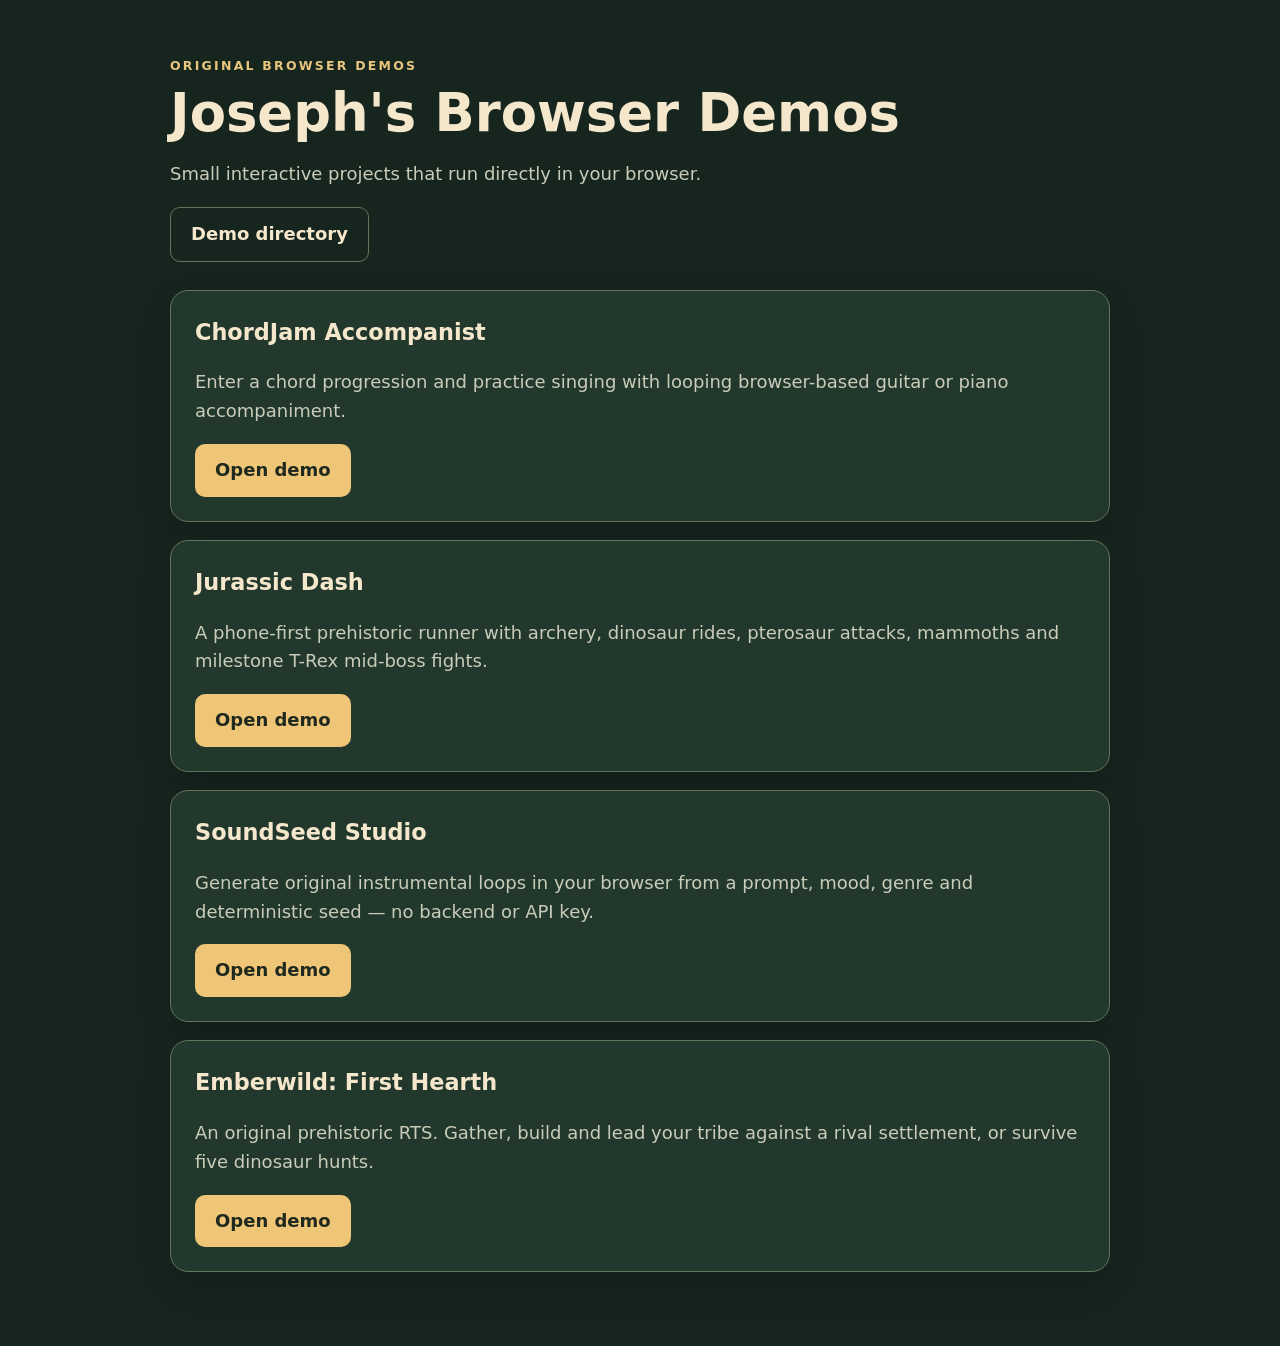
<file: index.html>
<!doctype html>
<html lang="en"><head><meta charset="utf-8"><meta name="viewport" content="width=device-width, initial-scale=1"><meta name="color-scheme" content="dark"><title>Joseph's Browser Demos</title><style>
*{box-sizing:border-box}body{margin:0;background:#17251f;color:#f5e7cc;font:18px/1.6 system-ui,sans-serif}
main{max-width:980px;margin:auto;padding:56px 20px}h1{font-size:clamp(2rem,6vw,3.3rem);line-height:1.1;margin:.15em 0}
p{color:#c9ccb9}ul{list-style:none;padding:0;display:grid;gap:18px}
li{padding:24px;border:1px solid #61755b;border-radius:18px;background:#23382d;box-shadow:0 14px 36px rgba(0,0,0,.18)}
h2{margin:0 0 8px;font-size:1.4rem}a{display:inline-block;padding:12px 20px;border-radius:10px;background:#efc577;color:#20291e;font-weight:700;text-decoration:none}
a:focus-visible{outline:3px solid white;outline-offset:4px}.eyebrow{margin:0;color:#e9c67d;font-size:.78rem;font-weight:800;letter-spacing:.18em}
.nav{display:flex;gap:10px;flex-wrap:wrap;margin:18px 0 28px}.ghost{background:transparent;color:#f5e7cc;border:1px solid #61755b}
</style></head>
<body><main><p class="eyebrow">ORIGINAL BROWSER DEMOS</p><h1>Joseph's Browser Demos</h1><p>Small interactive projects that run directly in your browser.</p><div class="nav"><a class="ghost" href="/demo/">Demo directory</a></div><ul>
  <li>
    <h2>ChordJam Accompanist</h2>
    <p>Enter a chord progression and practice singing with looping browser-based guitar or piano accompaniment.</p>
    <a href="/demo/chord-jam/">Open demo</a>
  </li>
  <li>
    <h2>Jurassic Dash</h2>
    <p>A phone-first prehistoric runner with archery, dinosaur rides, pterosaur attacks, mammoths and milestone T-Rex mid-boss fights.</p>
    <a href="/demo/jurassic-dash/">Open demo</a>
  </li>
  <li>
    <h2>SoundSeed Studio</h2>
    <p>Generate original instrumental loops in your browser from a prompt, mood, genre and deterministic seed — no backend or API key.</p>
    <a href="/demo/music-generator/">Open demo</a>
  </li>
  <li>
    <h2>Emberwild: First Hearth</h2>
    <p>An original prehistoric RTS. Gather, build and lead your tribe against a rival settlement, or survive five dinosaur hunts.</p>
    <a href="/demo/prehistoric-rts/">Open demo</a>
  </li></ul></main></body></html>
</file>
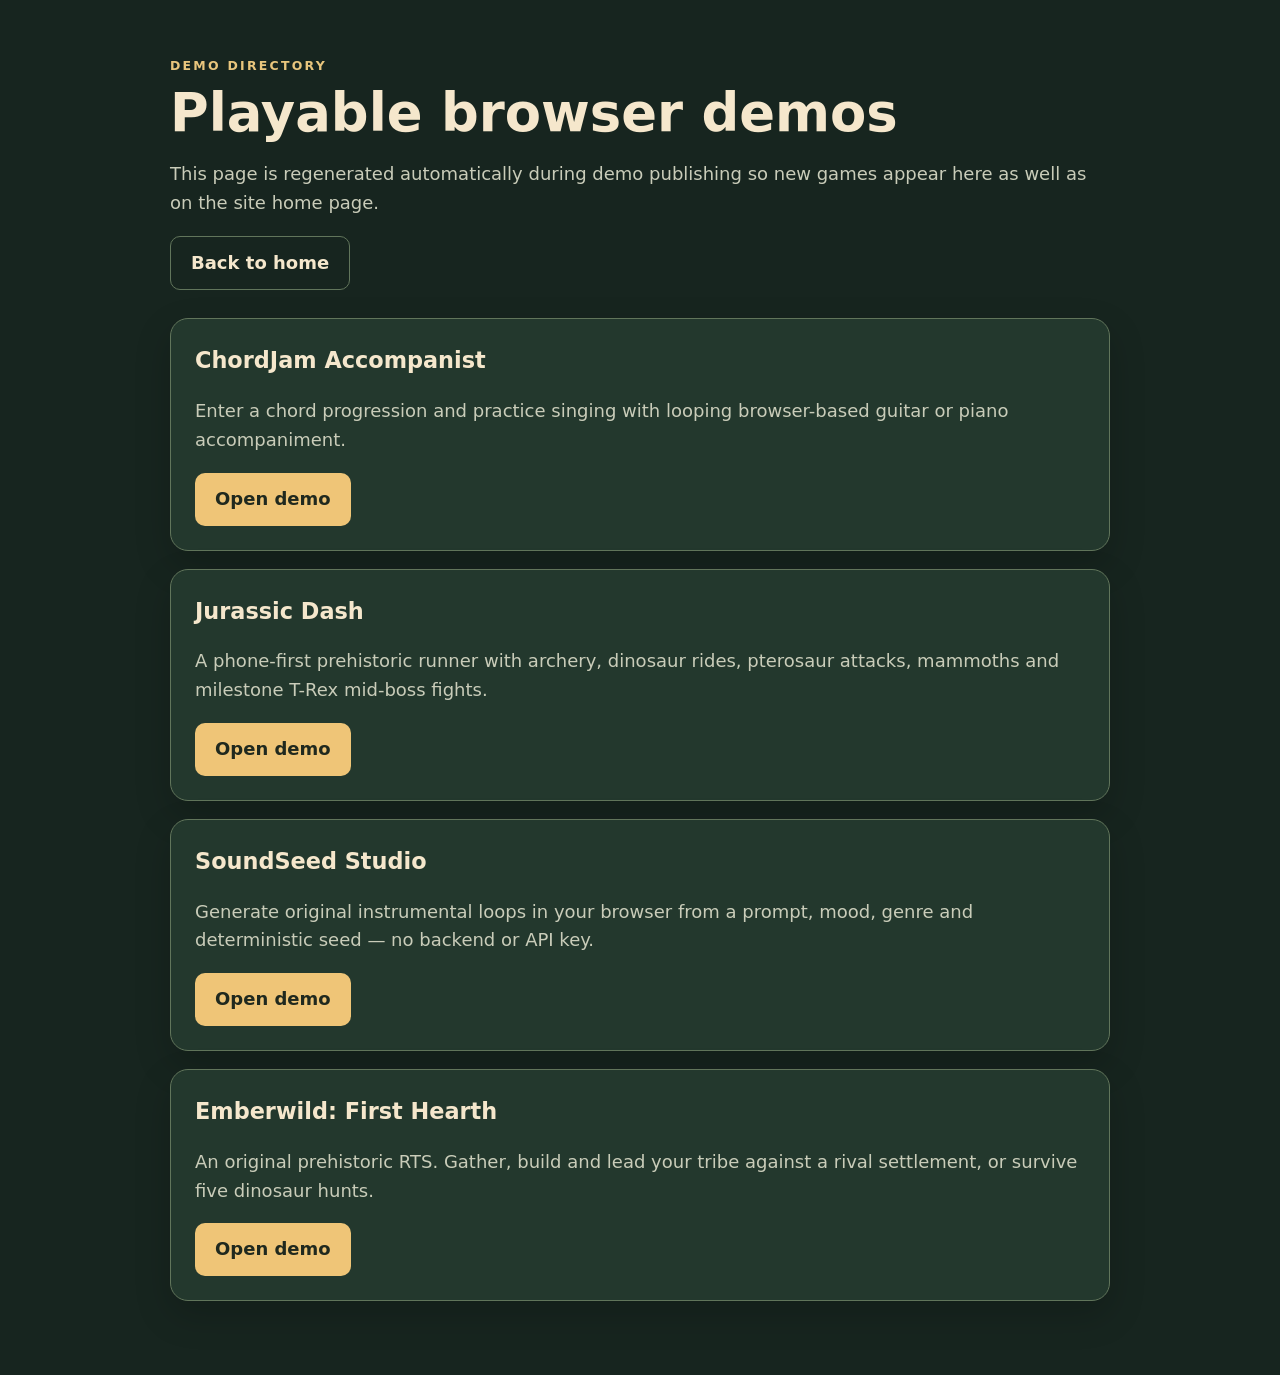
<file: demo/index.html>
<!doctype html>
<html lang="en"><head><meta charset="utf-8"><meta name="viewport" content="width=device-width, initial-scale=1"><meta name="color-scheme" content="dark"><title>Browser demo directory</title><style>
*{box-sizing:border-box}body{margin:0;background:#17251f;color:#f5e7cc;font:18px/1.6 system-ui,sans-serif}
main{max-width:980px;margin:auto;padding:56px 20px}h1{font-size:clamp(2rem,6vw,3.3rem);line-height:1.1;margin:.15em 0}
p{color:#c9ccb9}ul{list-style:none;padding:0;display:grid;gap:18px}
li{padding:24px;border:1px solid #61755b;border-radius:18px;background:#23382d;box-shadow:0 14px 36px rgba(0,0,0,.18)}
h2{margin:0 0 8px;font-size:1.4rem}a{display:inline-block;padding:12px 20px;border-radius:10px;background:#efc577;color:#20291e;font-weight:700;text-decoration:none}
a:focus-visible{outline:3px solid white;outline-offset:4px}.eyebrow{margin:0;color:#e9c67d;font-size:.78rem;font-weight:800;letter-spacing:.18em}
.nav{display:flex;gap:10px;flex-wrap:wrap;margin:18px 0 28px}.ghost{background:transparent;color:#f5e7cc;border:1px solid #61755b}
</style></head>
<body><main><p class="eyebrow">DEMO DIRECTORY</p><h1>Playable browser demos</h1><p>This page is regenerated automatically during demo publishing so new games appear here as well as on the site home page.</p><div class="nav"><a class="ghost" href="/">Back to home</a></div><ul>
  <li>
    <h2>ChordJam Accompanist</h2>
    <p>Enter a chord progression and practice singing with looping browser-based guitar or piano accompaniment.</p>
    <a href="/demo/chord-jam/">Open demo</a>
  </li>
  <li>
    <h2>Jurassic Dash</h2>
    <p>A phone-first prehistoric runner with archery, dinosaur rides, pterosaur attacks, mammoths and milestone T-Rex mid-boss fights.</p>
    <a href="/demo/jurassic-dash/">Open demo</a>
  </li>
  <li>
    <h2>SoundSeed Studio</h2>
    <p>Generate original instrumental loops in your browser from a prompt, mood, genre and deterministic seed — no backend or API key.</p>
    <a href="/demo/music-generator/">Open demo</a>
  </li>
  <li>
    <h2>Emberwild: First Hearth</h2>
    <p>An original prehistoric RTS. Gather, build and lead your tribe against a rival settlement, or survive five dinosaur hunts.</p>
    <a href="/demo/prehistoric-rts/">Open demo</a>
  </li></ul></main></body></html>
</file>
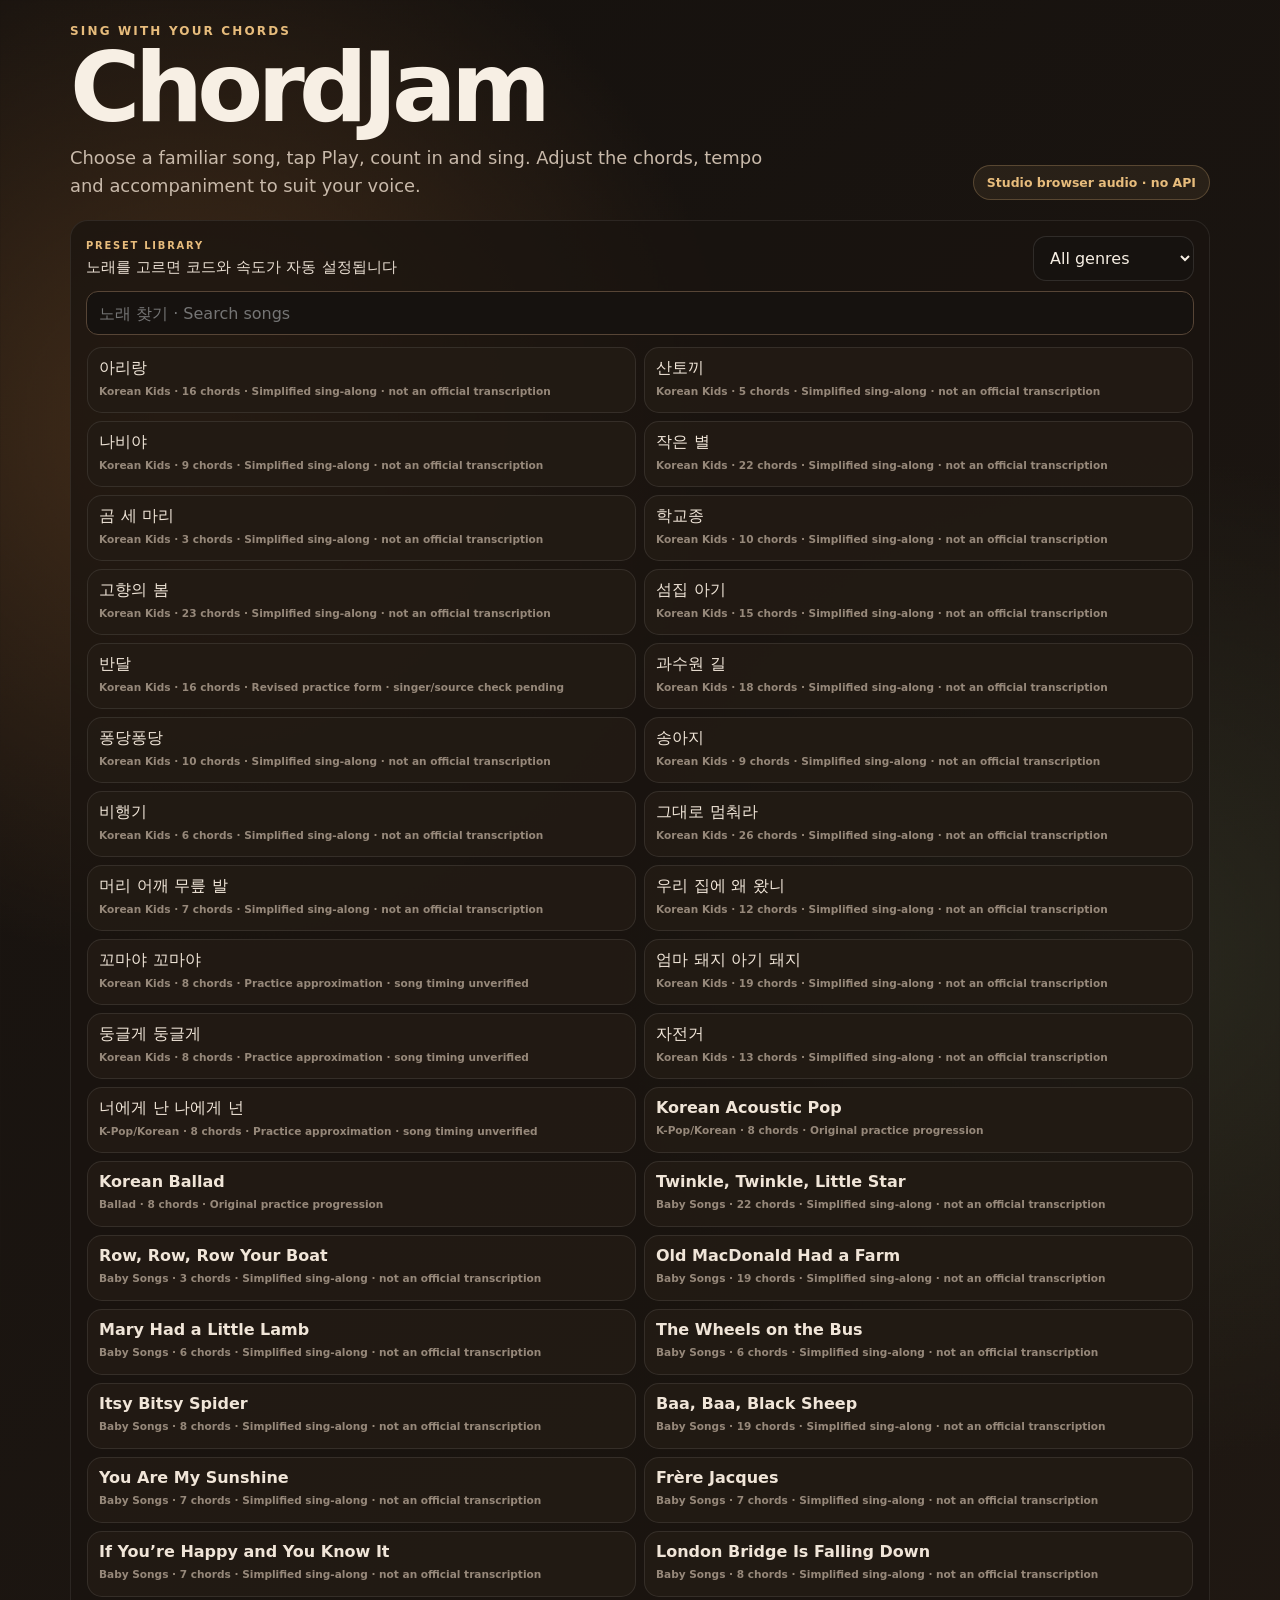
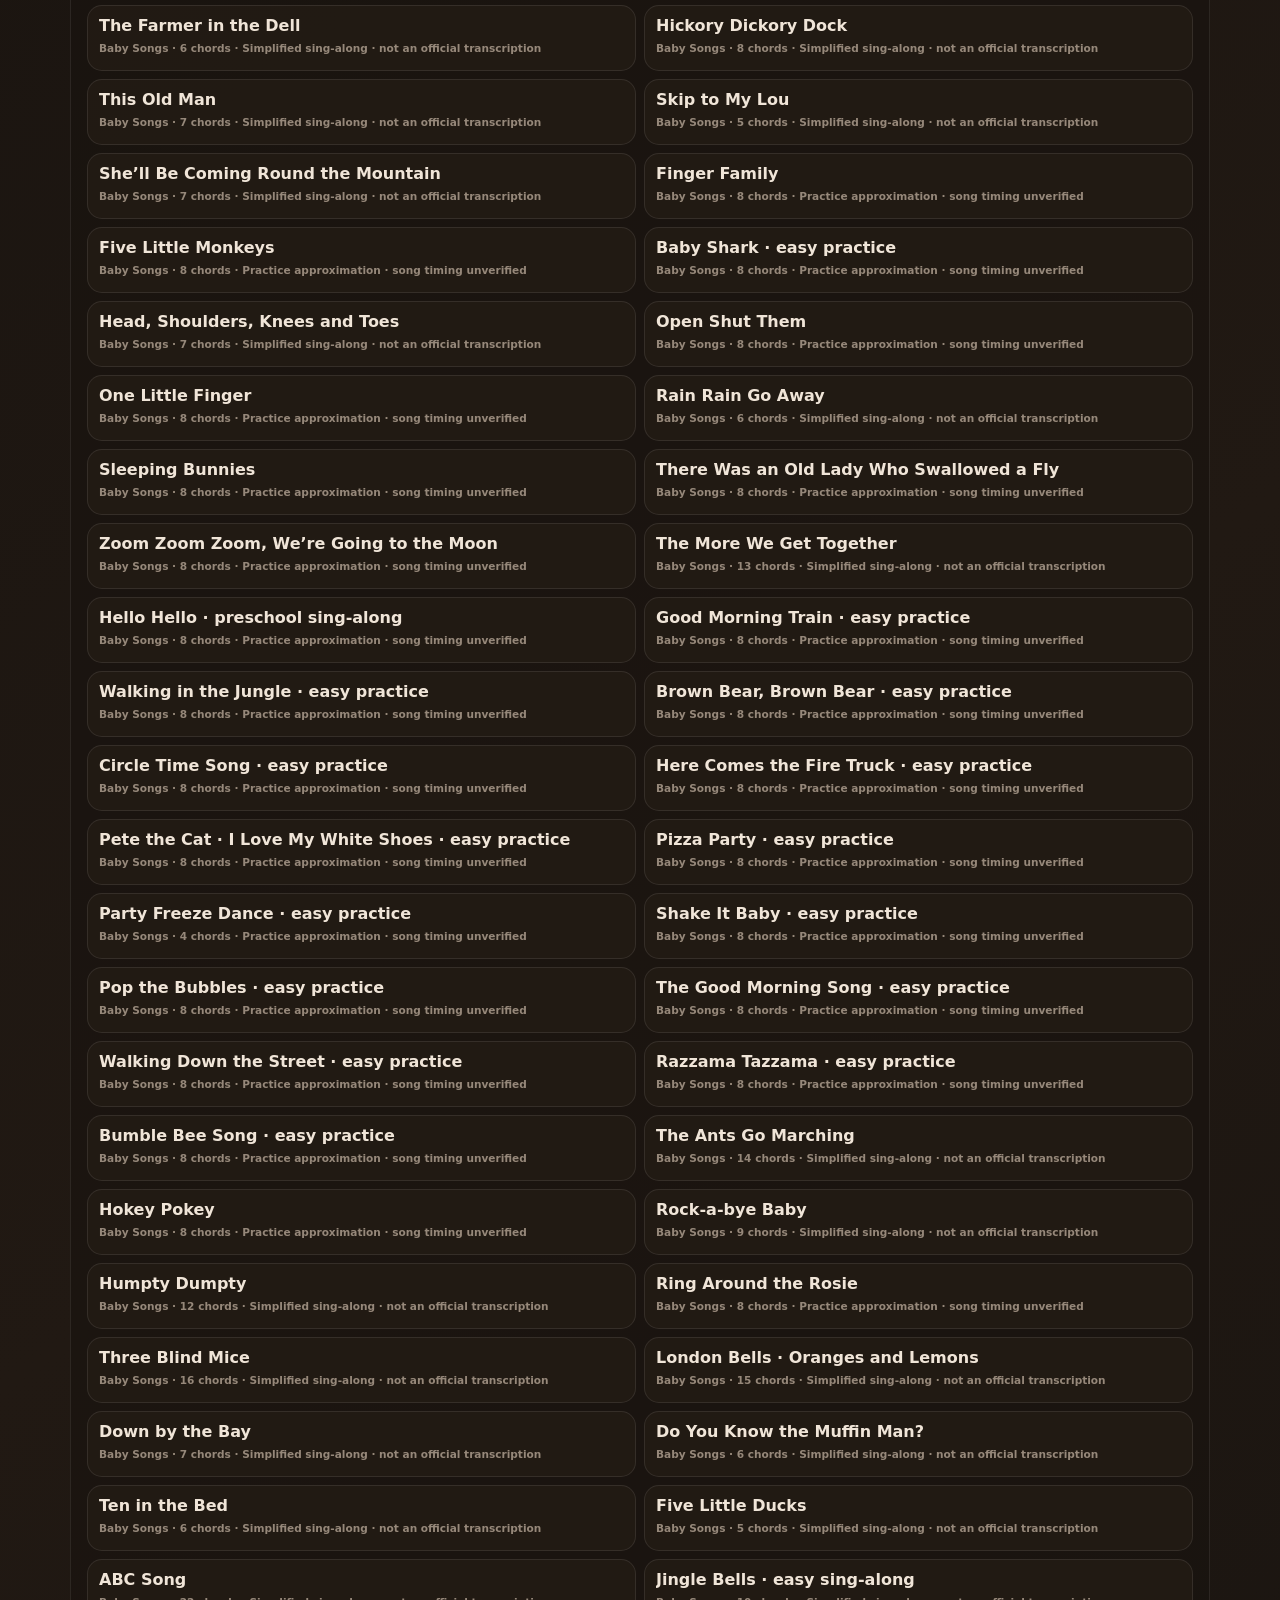
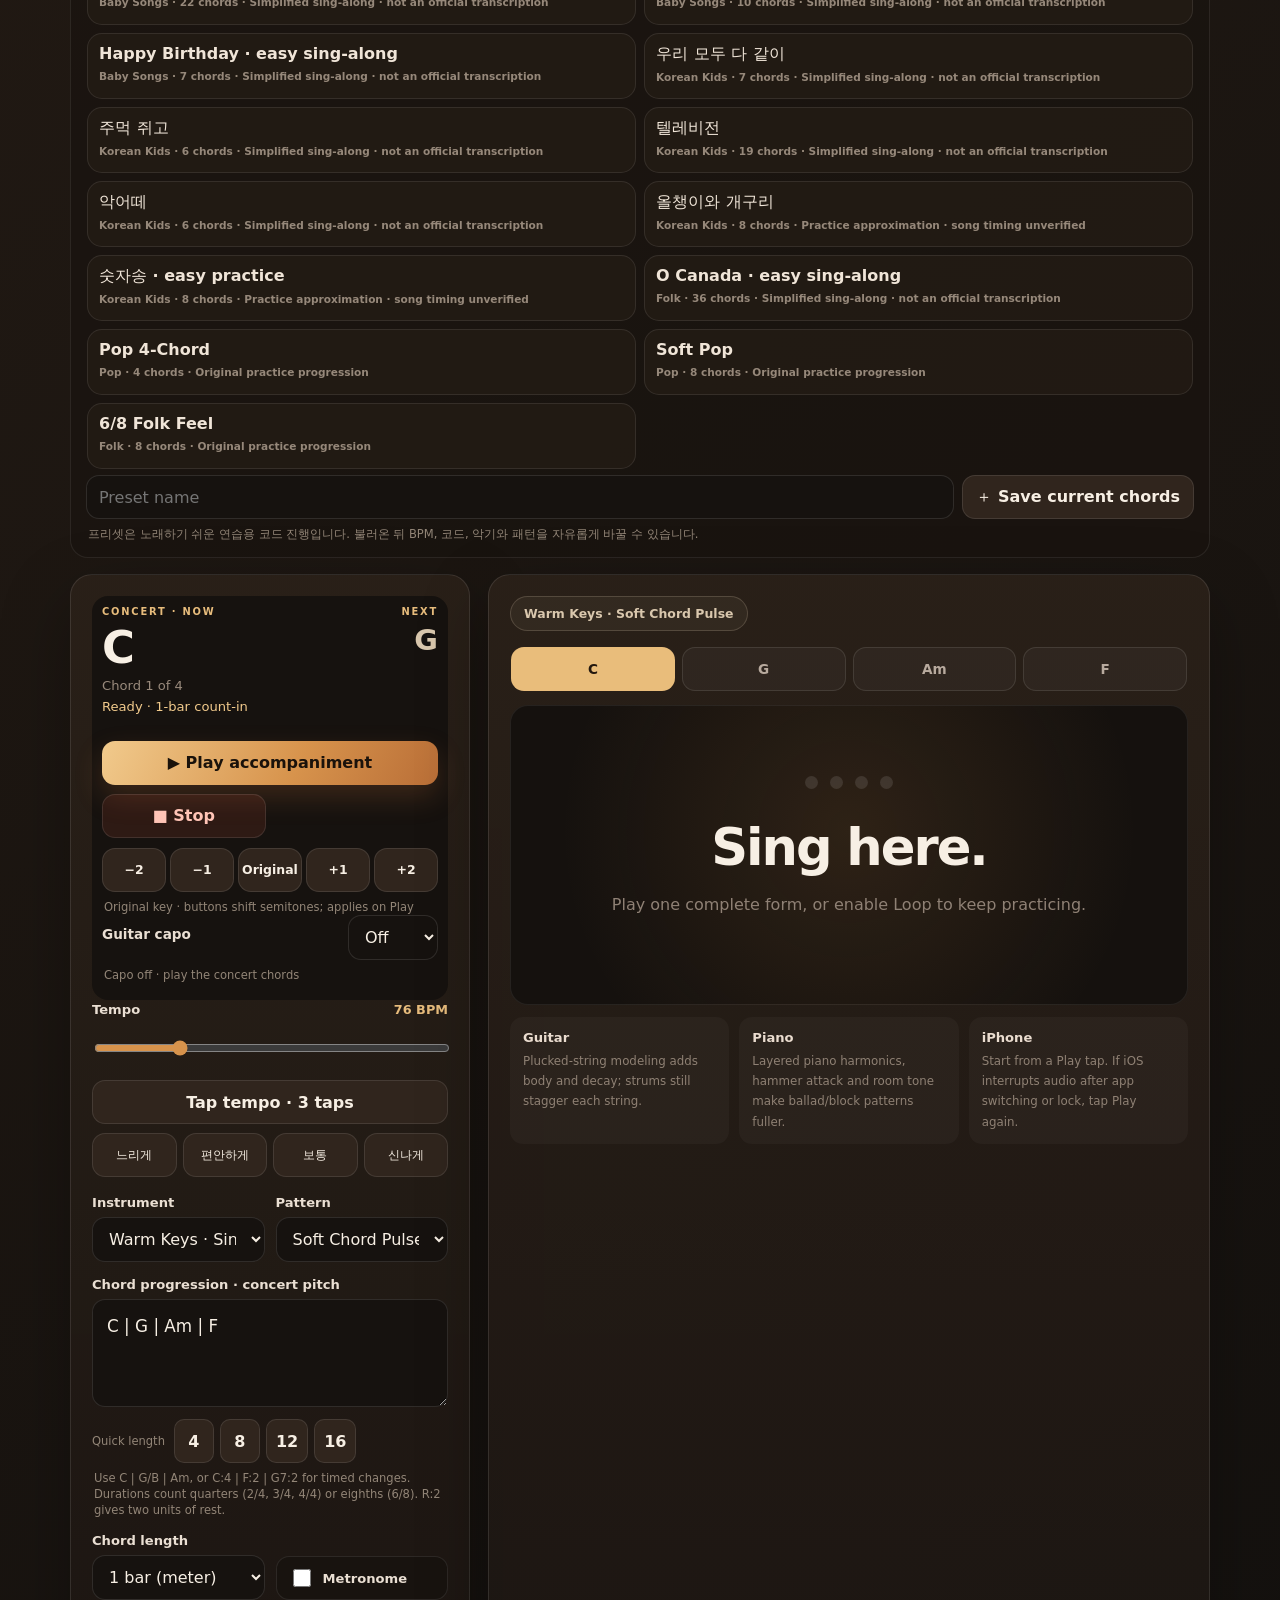
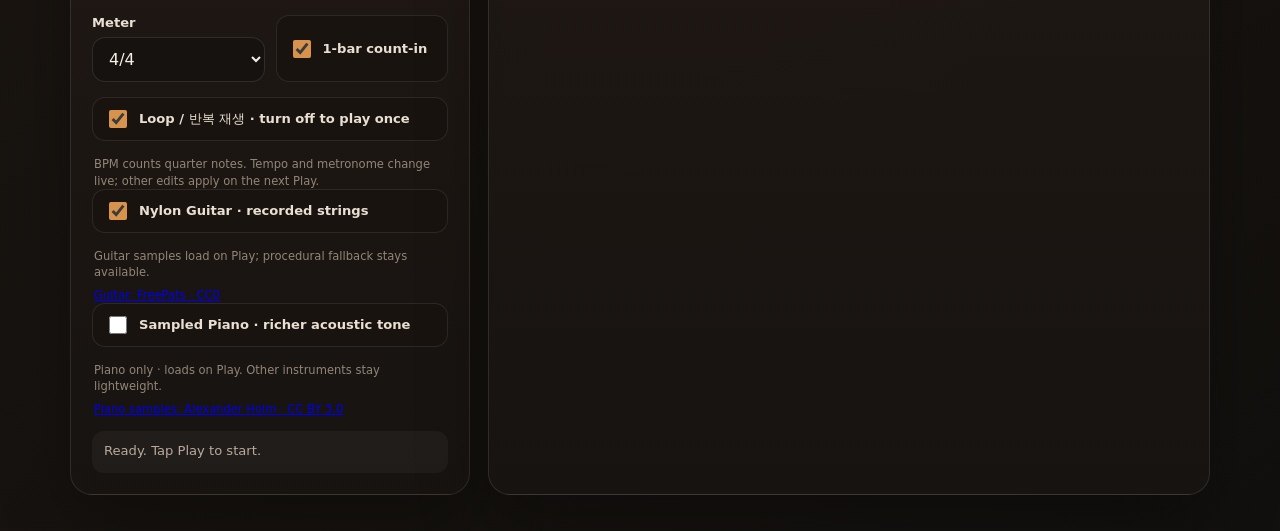
<file: demo/chord-jam/index.html>
<!doctype html>
<html lang="en">
  <head>
    <meta charset="UTF-8" />
    <meta name="viewport" content="width=device-width, initial-scale=1.0, viewport-fit=cover" />
    <meta name="theme-color" content="#17130f" />
    <meta name="description" content="Type a chord progression and instantly practice singing with browser-based guitar or piano accompaniment." />
    <title>ChordJam Accompanist</title>
    <script type="module" crossorigin src="/demo/chord-jam/assets/index-DJJoV05q.js"></script>
    <link rel="stylesheet" crossorigin href="/demo/chord-jam/assets/index-DiJOywnc.css">
  </head>
  <body>
    <div id="app"></div>
  </body>
</html>
</file>
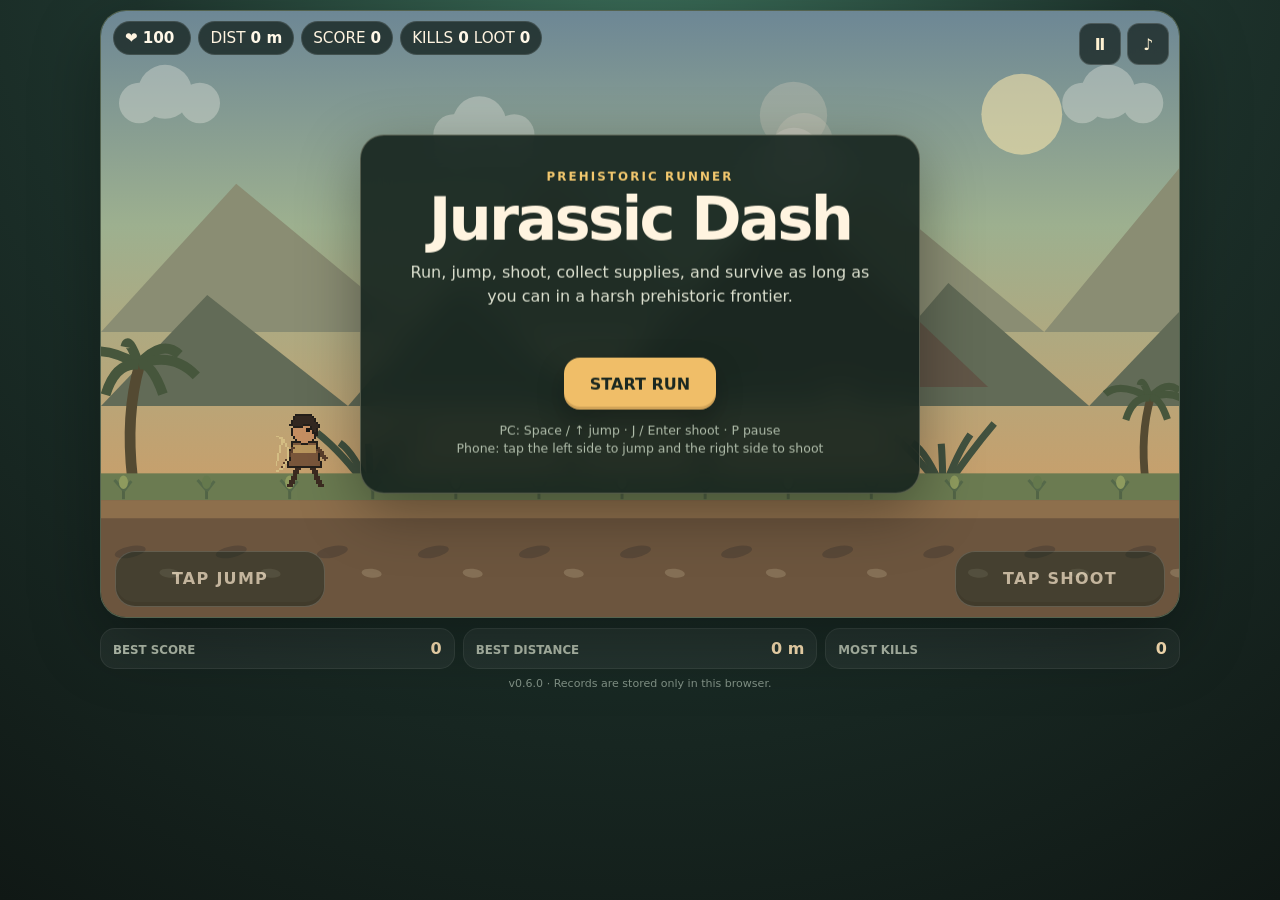
<file: demo/jurassic-dash/index.html>
<!doctype html>
<html lang="ko">
  <head>
    <meta charset="UTF-8" />
    <meta name="viewport" content="width=device-width, initial-scale=1, viewport-fit=cover, user-scalable=no" />
    <meta name="theme-color" content="#172b24" />
    <meta name="apple-mobile-web-app-capable" content="yes" />
    <meta name="apple-mobile-web-app-status-bar-style" content="black-translucent" />
    <title>Jurassic Dash</title>
    <script type="module" crossorigin src="/demo/jurassic-dash/assets/index-BqAhBuU-.js"></script>
    <link rel="stylesheet" crossorigin href="/demo/jurassic-dash/assets/index-o42YtAT8.css">
  </head>
  <body>
    <div id="app"></div>
  </body>
</html>
</file>
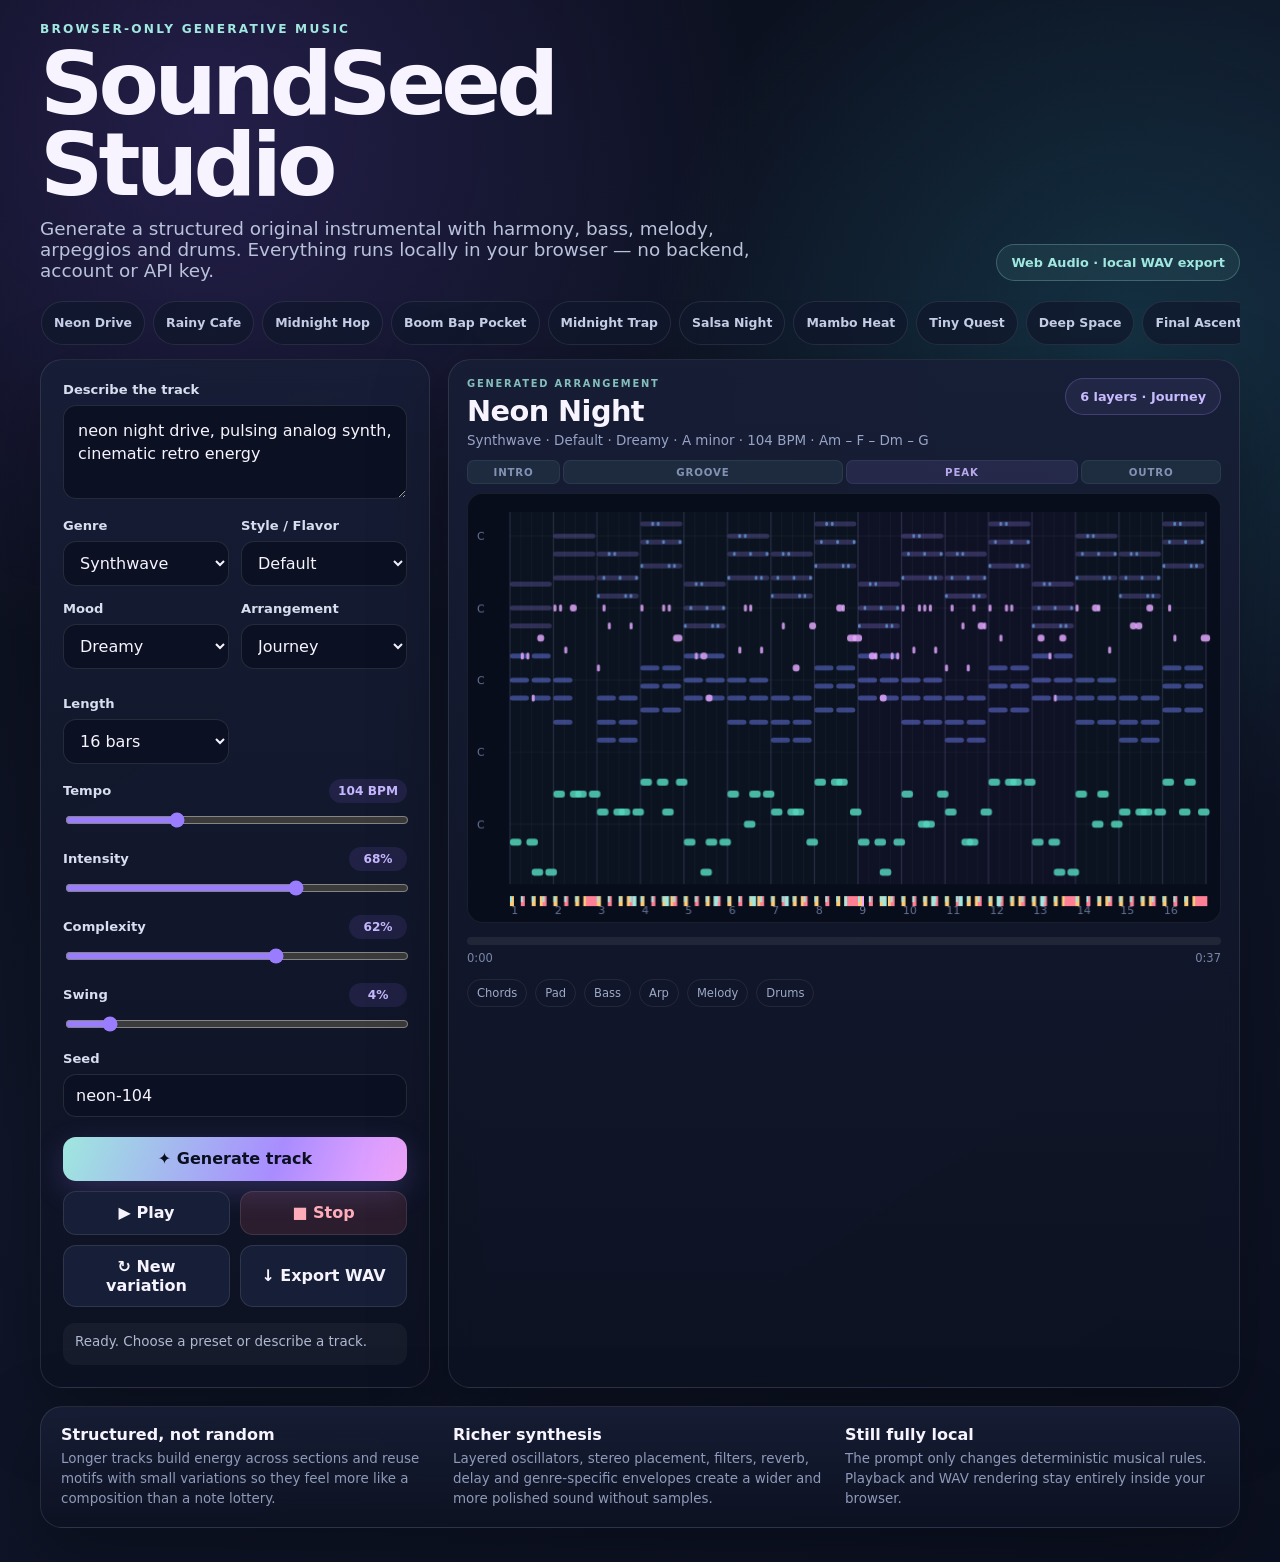
<file: demo/music-generator/index.html>
<!doctype html>
<html lang="en">
  <head>
    <meta charset="UTF-8" />
    <meta name="viewport" content="width=device-width, initial-scale=1.0, viewport-fit=cover" />
    <meta name="theme-color" content="#0d1321" />
    <meta name="description" content="Generate original browser music from a prompt, seed, mood and genre. No backend required." />
    <title>SoundSeed Studio</title>
    <script type="module" crossorigin src="/demo/music-generator/assets/index-ET6N_Djs.js"></script>
    <link rel="stylesheet" crossorigin href="/demo/music-generator/assets/index-kVNFFbTx.css">
  </head>
  <body>
    <div id="app"></div>
  </body>
</html>
</file>
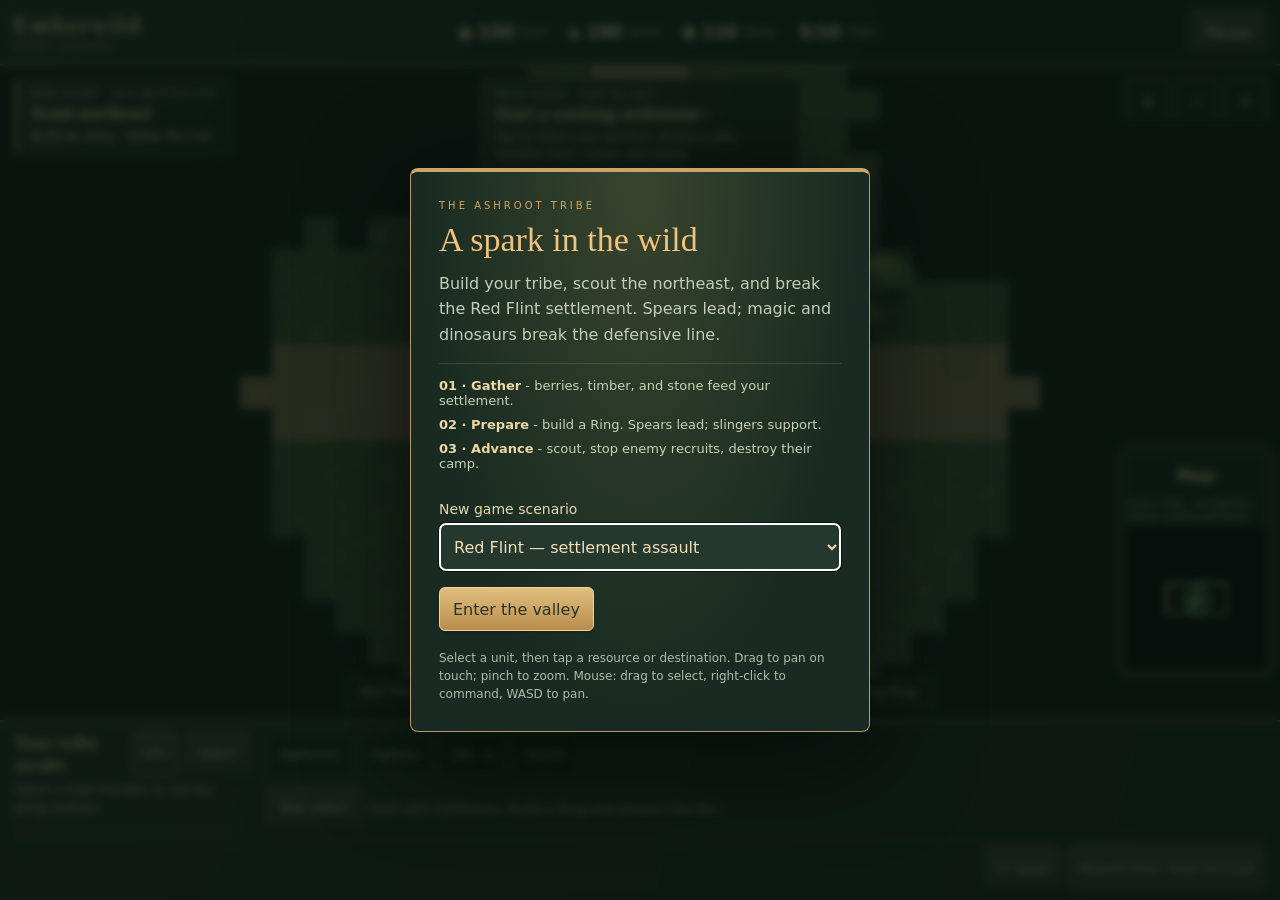
<file: demo/prehistoric-rts/index.html>
<!doctype html>
<html lang="en">
<head><meta charset="UTF-8"><meta name="viewport" content="width=device-width, initial-scale=1, viewport-fit=cover"><meta name="theme-color" content="#152820"><title>Emberwild · First Hearth</title>  <script type="module" crossorigin src="/demo/prehistoric-rts/assets/index-BqxXU2cb.js"></script>
  <link rel="stylesheet" crossorigin href="/demo/prehistoric-rts/assets/index-CCaV9DPo.css">
</head>
<body><div id="app"></div></body>
</html>
</file>
<file: demo/chord-jam/assets/index-DiJOywnc.css>
:root{font-family:Inter,ui-sans-serif,system-ui,-apple-system,BlinkMacSystemFont,Segoe UI,sans-serif;color:#f7efe4;background:#15110e;font-synthesis:none;text-rendering:optimizeLegibility}*{box-sizing:border-box}html{-webkit-text-size-adjust:100%}body{margin:0;min-width:0;min-height:100vh;background:radial-gradient(circle at 15% 8%,rgba(181,114,54,.28),transparent 34rem),radial-gradient(circle at 88% 18%,rgba(104,132,93,.17),transparent 32rem),linear-gradient(145deg,#15110e,#211913 48%,#12100e)}button,input,select,textarea{font:inherit;color:inherit}button{cursor:pointer;touch-action:manipulation;-webkit-tap-highlight-color:transparent}.shell{width:min(1180px,100%);margin:0 auto;padding:max(24px,env(safe-area-inset-top)) 20px max(36px,env(safe-area-inset-bottom))}.hero{display:flex;justify-content:space-between;gap:24px;align-items:flex-end;margin-bottom:20px}.eyebrow{margin:0 0 8px;color:#e7bc7c;font-size:.75rem;font-weight:850;letter-spacing:.18em}.eyebrow.mini{font-size:.62rem;margin-bottom:6px}h1{margin:0;font-size:clamp(2.8rem,8vw,6rem);line-height:.88;letter-spacing:-.06em}.hero-copy{max-width:720px;margin:14px 0 0;color:#c8b9aa;line-height:1.55;font-size:clamp(.98rem,1.7vw,1.12rem)}.badge,.quality-badge{padding:9px 13px;border-radius:999px;border:1px solid rgba(231,188,124,.25);background:#e7bc7c14;color:#e7bc7c;white-space:nowrap;font-size:.78rem;font-weight:800}.preset-strip{display:flex;gap:8px;overflow-x:auto;padding:2px 1px 14px;scrollbar-width:thin}.preset{flex:0 0 auto;min-height:40px;border-radius:999px;padding:8px 12px;background:#231b15e6;border:1px solid rgba(255,255,255,.09);color:#d9c9ba}.preset:hover{border-color:#e7bc7c61}.studio{display:grid;grid-template-columns:minmax(320px,400px) 1fr;gap:18px}.panel{border:1px solid rgba(255,255,255,.1);border-radius:22px;background:linear-gradient(180deg,#2a2019f2,#181411f5);box-shadow:0 26px 70px #00000047}.controls,.visual{padding:21px}.field{margin-bottom:15px}label{display:block;margin-bottom:7px;color:#eadfd3;font-weight:780;font-size:.82rem}textarea,select{width:100%;border:1px solid rgba(255,255,255,.11);border-radius:13px;background:#16120f;outline:none}textarea:focus,select:focus{border-color:#e7bc7cb3;box-shadow:0 0 0 3px #e7bc7c17}textarea{min-height:108px;padding:14px;resize:vertical;font-size:1.05rem;line-height:1.5}select{padding:11px 12px}.hint{margin:7px 2px 0;color:#928577;font-size:.72rem;line-height:1.4}.row{display:grid;grid-template-columns:1fr 1fr;gap:11px}.range-field{margin:2px 0 18px}.range-head{display:flex;justify-content:space-between;align-items:center;gap:12px;margin-bottom:7px}.range-head label{margin:0}.range-head strong{color:#e7bc7c;font-size:.8rem}input[type=range]{width:100%;accent-color:#d7934c}.compact-row{align-items:end}.toggle{min-height:44px;display:flex;align-items:center;gap:9px;margin-bottom:15px;padding:0 12px;border:1px solid rgba(255,255,255,.09);border-radius:13px;background:#18130f}.toggle input{width:18px;height:18px;accent-color:#d7934c}.toggle span{font-size:.82rem}.actions{display:grid;grid-template-columns:1fr 1fr;gap:9px;margin-top:4px}.actions .primary{grid-column:1 / -1}button{min-height:44px;border:1px solid rgba(255,255,255,.1);border-radius:13px;padding:10px 13px;background:#30251d;font-weight:820;transition:transform .13s ease,border-color .13s ease}button:hover{transform:translateY(-1px);border-color:#ffffff38}button:active{transform:translateY(0)}button.primary{border:0;color:#1a120b;background:linear-gradient(115deg,#f1ca8c,#d7934c 58%,#b96e37);box-shadow:0 12px 28px #b96e373b}button.danger{color:#ffc4b6;background:#ad483529}.status{margin-top:14px;min-height:42px;padding:10px 12px;border-radius:12px;background:#ffffff0a;color:#b9aa9c;font-size:.82rem;line-height:1.45}.status.error{color:#ffb6a9;background:#b43d2e1c}.now-playing{display:flex;justify-content:space-between;align-items:start;gap:16px;margin-bottom:16px}.now-playing h2{margin:0;font-size:clamp(2.3rem,6vw,4.5rem);line-height:.9;letter-spacing:-.05em}.meta{margin:8px 0 0;color:#998a7c;font-size:.82rem}.quality-badge{color:#d9c7ad;border-color:#d9c7ad33;background:#d9c7ad0f}.chord-rail{display:flex;gap:8px;overflow-x:auto;padding:2px 1px 14px}.chord-pill{flex:0 0 auto;min-width:72px;font-size:1rem;background:#ffffff09;color:#b8aa9e}.chord-pill.active{color:#23180f;border-color:transparent;background:#e9bd7b;transform:none}.pulse-card{min-height:300px;display:grid;place-items:center;align-content:center;padding:28px;border:1px solid rgba(255,255,255,.07);border-radius:18px;text-align:center;background:radial-gradient(circle at 50% 42%,rgba(215,147,76,.13),transparent 18rem),#15110e}.beat-dots{display:flex;gap:12px;margin-bottom:28px}.beat-dots span{width:13px;height:13px;border-radius:50%;background:#ffffff1c;transition:transform .08s ease,background .08s ease}.beat-dots span.active{background:#e9bd7b;transform:scale(1.35);box-shadow:0 0 0 7px #e9bd7b14}.big-note{font-size:clamp(1.8rem,4vw,3.5rem);font-weight:860;letter-spacing:-.04em}.pulse-card p{max-width:480px;color:#8f8175;line-height:1.55}.tips{display:grid;grid-template-columns:repeat(3,1fr);gap:10px;margin-top:12px}.tips div{padding:13px;border-radius:13px;background:#ffffff08}.tips strong{display:block;margin-bottom:5px;color:#eadccf;font-size:.82rem}.tips span{color:#8f8174;font-size:.74rem;line-height:1.45}@media(max-width:900px){.hero{align-items:start;flex-direction:column}.studio,.tips{grid-template-columns:1fr}}@media(max-width:520px){.shell{padding-left:12px;padding-right:12px}.controls,.visual{padding:15px}.row,.actions{grid-template-columns:1fr}.actions .primary{grid-column:auto}.now-playing{flex-direction:column}textarea,select{font-size:16px}.pulse-card{min-height:240px}}@media(prefers-reduced-motion:reduce){*,*:before,*:after{transition:none!important}}.preset-library{margin-bottom:16px;padding:15px;border:1px solid rgba(255,255,255,.08);border-radius:18px;background:#1a1410b8}.preset-toolbar{display:flex;align-items:center;justify-content:space-between;gap:12px;margin-bottom:10px}.preset-toolbar strong{color:#eadfd3;font-size:.92rem}.preset-toolbar select{width:auto;min-width:160px}.preset-card{display:grid;gap:3px;min-width:190px;text-align:left;border-radius:14px}.preset-card span{color:#f0e5d8;font-weight:820}.preset-card small{color:#96887a;font-size:.66rem;font-weight:650;line-height:1.3}.preset-add{display:grid;grid-template-columns:minmax(150px,1fr) auto;gap:8px;margin-top:2px}.preset-add input{min-height:44px;padding:10px 12px;border:1px solid rgba(255,255,255,.11);border-radius:13px;background:#16120f;outline:none}.preset-empty{margin:8px 0;color:#998a7c;font-size:.8rem}.length-tools{display:flex;align-items:center;flex-wrap:wrap;gap:6px;margin-top:8px}.length-tools span{margin-right:3px;color:#928577;font-size:.72rem}.length-tools button{min-height:34px;min-width:40px;padding:5px 9px;border-radius:10px}@media(max-width:620px){.preset-toolbar{align-items:stretch;flex-direction:column}.preset-toolbar select{width:100%}.preset-add{grid-template-columns:1fr}}.preset-strip{display:grid;grid-template-columns:repeat(2,minmax(0,1fr));overflow:visible;padding-bottom:4px}.preset-card{min-width:0;width:100%;min-height:66px;border-radius:15px;padding:10px 11px}.preset-card span{overflow:hidden;text-overflow:ellipsis;white-space:nowrap}.chord-rail{display:grid;grid-template-columns:repeat(4,minmax(0,1fr));overflow:visible;gap:7px}.chord-pill{min-width:0;width:100%;padding:8px 4px;overflow:hidden;text-overflow:ellipsis}.tempo-presets{display:grid;grid-template-columns:repeat(4,minmax(0,1fr));gap:6px;margin-top:9px}.tempo-presets button{min-width:0;min-height:36px;padding:6px 3px;font-size:.72rem}@media(max-width:520px){.shell{padding:max(12px,env(safe-area-inset-top)) 10px max(24px,env(safe-area-inset-bottom))}.hero{margin-bottom:10px;gap:8px}.hero h1{font-size:2.45rem}.hero-copy,.hero .badge{display:none}.preset-library{padding:12px;margin-bottom:10px}.preset-toolbar strong{font-size:.82rem}.preset-strip{grid-template-columns:1fr 1fr;max-height:310px;overflow-y:auto}.preset-card{min-height:62px}.controls,.visual{padding:12px;border-radius:17px}textarea{min-height:82px}.length-tools{justify-content:space-between}.length-tools span{width:100%}.length-tools button{flex:1}.row.compact-row{grid-template-columns:1fr 1fr}.actions{grid-template-columns:1fr 1fr;position:sticky;bottom:max(6px,env(safe-area-inset-bottom));z-index:5;padding:7px;margin:0 -4px;border-radius:15px;background:#16120ff0;-webkit-backdrop-filter:blur(12px);backdrop-filter:blur(12px)}.actions .primary{grid-column:1/-1;min-height:52px}.pulse-card{min-height:180px;padding:18px}.tips{display:none}.now-playing{flex-direction:row;align-items:center}.quality-badge{white-space:normal;text-align:right}}.field,.panel,.now-playing>div{min-width:0}.chord-pill{font-size:.85rem}.length-tools button,.tempo-presets button,input[type=range]{min-height:44px}.preset-card span{white-space:normal;overflow-wrap:anywhere}#presetSearch{width:100%;min-height:44px;margin-bottom:10px;padding:10px 12px;border:1px solid #574536;border-radius:12px;background:#16120f;font-size:16px}.transport{margin-top:12px;padding:10px;border-radius:16px;background:#16120f}.sing-cue{display:grid;grid-template-columns:minmax(0,1fr) minmax(0,1fr);gap:6px 12px;margin-bottom:10px}.sing-cue h2{margin:0;font-size:2.8rem;line-height:1.1;overflow-wrap:anywhere}.upcoming{text-align:right}.upcoming strong{font-size:1.8rem;color:#d9c7ad;overflow-wrap:anywhere}.sing-cue .meta,.count-cue{grid-column:1/-1;margin:0}.count-cue{color:#f1ca8c;font-size:.82rem;min-height:2.4em}.visual>.quality-badge{display:inline-block;margin-bottom:14px;white-space:normal}@media(max-width:520px){.transport{position:sticky;bottom:max(6px,env(safe-area-inset-bottom));z-index:5;box-shadow:0 -5px 18px #16120f55}.transport .actions{position:static;margin:0;padding:0;-webkit-backdrop-filter:none;backdrop-filter:none}.transport .actions .primary{grid-column:auto;font-size:.85rem}.transport .actions button{min-width:0;padding:10px 6px}}.key-controls{display:grid;grid-template-columns:repeat(5,minmax(0,1fr));gap:4px;margin-top:10px}.key-controls button{min-width:0;min-height:44px;padding:8px 2px;font-size:.78rem}.section-list{display:flex;flex-wrap:wrap;gap:5px}.section-list button{padding:5px 8px;border-radius:8px;background:#30251d;font-size:.8rem;overflow-wrap:anywhere;max-width:100%}.section-list .active{color:#f1ca8c;outline:1px solid #a57d4e}.capo-control{display:flex;align-items:center;gap:10px}.capo-control label{flex:1;font-size:.85rem}.capo-control select{width:90px;min-height:44px}.capo-shapes{overflow-wrap:anywhere}.section-list button{min-height:44px;white-space:normal}.section-list button:disabled{opacity:1;cursor:default}#tapTempo{width:100%;margin-top:6px;min-height:44px}#stop.is-playing{border-color:#db896e;background:#583021}.controls>.transport{margin-top:0}@media(max-width:520px){.controls>.transport{position:static;box-shadow:none}}
</file>
<file: demo/jurassic-dash/assets/index-o42YtAT8.css>
:root{font-family:Inter,ui-rounded,SF Pro Rounded,system-ui,-apple-system,BlinkMacSystemFont,Segoe UI,sans-serif;color:#fff4e0;background:#15261f;font-synthesis:none;text-rendering:optimizeLegibility}*{box-sizing:border-box}html,body,#app{min-height:100%;margin:0}body{min-width:320px;min-height:100dvh;overflow-x:hidden;background:radial-gradient(circle at 50% -12%,#3f765f 0,#1e342d 43%,#101815);overscroll-behavior:none;-webkit-tap-highlight-color:transparent}button{font:inherit}.shell{width:min(1100px,100%);margin:0 auto;padding:max(10px,env(safe-area-inset-top)) max(10px,env(safe-area-inset-right)) max(12px,env(safe-area-inset-bottom)) max(10px,env(safe-area-inset-left))}.game-frame{position:relative;width:100%;aspect-ratio:16 / 9;max-height:calc(100dvh - 132px);overflow:hidden;border:1px solid rgba(255,236,188,.22);border-radius:26px;background:#243c31;box-shadow:0 24px 70px #00000052;-webkit-user-select:none;user-select:none;touch-action:none}.game-canvas{width:100%;height:100%;display:block}.hud{position:absolute;z-index:6;top:max(10px,env(safe-area-inset-top));left:12px;right:106px;display:flex;flex-wrap:wrap;gap:7px;pointer-events:none}.hud-group{display:flex;align-items:center;gap:5px;min-height:34px;padding:6px 11px;border-radius:999px;background:#101d19bd;border:1px solid rgba(255,255,255,.11);-webkit-backdrop-filter:blur(10px);backdrop-filter:blur(10px);font-size:clamp(.75rem,1.8vw,.95rem)}.hud-group strong{font-variant-numeric:tabular-nums;color:#fff8e8}.hud-muted{opacity:.94}.boss-hud{position:absolute;z-index:7;top:58px;left:50%;width:min(420px,calc(100% - 32px));transform:translate(-50%);padding:8px 11px 10px;border-radius:14px;background:#231c16db;border:1px solid rgba(220,186,126,.38);box-shadow:0 10px 28px #0000003d;pointer-events:none;-webkit-backdrop-filter:blur(8px);backdrop-filter:blur(8px)}.boss-hud[hidden]{display:none}.boss-hud-row{display:grid;grid-template-columns:1fr auto 1fr;align-items:center;gap:8px;margin-bottom:6px;color:#d8cdb5;font-size:.68rem;font-weight:800;letter-spacing:.08em}.boss-hud-row strong{color:#f0d7a1;font-size:.85rem;letter-spacing:.12em}.boss-hud-row span:last-child{text-align:right;color:#e5b47a}.boss-meter{height:9px;overflow:hidden;border-radius:999px;background:#ffffff17;border:1px solid rgba(255,255,255,.09)}.boss-meter i{display:block;width:100%;height:100%;transform-origin:left center;background:linear-gradient(90deg,#8f4e36,#c28349 72%,#e5bd72);transition:transform .08s linear}.boss-alert{position:absolute;z-index:11;top:29%;left:50%;transform:translate(-50%,-50%);padding:10px 18px;border-radius:10px;border:1px solid rgba(233,194,125,.44);background:#261c14d1;color:#f0d6a2;font-weight:950;letter-spacing:.16em;text-shadow:0 2px 8px rgba(0,0,0,.45);pointer-events:none}.boss-alert[hidden]{display:none}.mount-badge{position:absolute;z-index:6;top:58px;left:14px;padding:8px 12px;border-radius:999px;background:#5b987ae6;border:1px solid rgba(255,255,255,.18);font-weight:800;font-size:.82rem;pointer-events:none}.message-card{position:absolute;z-index:12;left:50%;top:50%;width:min(560px,calc(100% - 28px));transform:translate(-50%,-50%);padding:clamp(20px,4vw,34px);border-radius:24px;background:#14231de6;border:1px solid rgba(255,239,202,.24);box-shadow:0 18px 60px #00000059;text-align:center;-webkit-backdrop-filter:blur(14px);backdrop-filter:blur(14px)}.message-card[hidden]{display:none}.eyebrow{margin:0 0 6px;color:#f3c86e;font-size:.74rem;font-weight:850;letter-spacing:.18em}h1{margin:0;font-size:clamp(2.1rem,7vw,3.8rem);line-height:.98;letter-spacing:-.045em}.message-card>p:not(.eyebrow):not(.control-hint){margin:12px auto;max-width:460px;color:#dce0cf;line-height:1.5}.record-line{min-height:24px;margin:7px 0 13px;color:#ffe094;font-weight:800}.primary-button{min-height:52px;padding:0 26px;border:0;border-radius:16px;background:#f0be68;color:#1a2821;font-weight:900;cursor:pointer;box-shadow:inset 0 -3px #482e152e,0 10px 28px #0000003b}.primary-button:active{transform:translateY(1px)}.control-hint{margin:12px 0 0!important;color:#afbcaa!important;font-size:.78rem;line-height:1.45!important}.icon-button{position:absolute;z-index:8;top:12px;right:58px;width:42px;height:42px;border:1px solid rgba(255,255,255,.16);border-radius:12px;background:#101d19b8;color:#fff2d2;font-weight:900;cursor:pointer;-webkit-backdrop-filter:blur(8px);backdrop-filter:blur(8px)}.sound-button{right:10px}.tap-zones{position:absolute;top:0;right:0;bottom:0;left:0;display:flex;z-index:3;pointer-events:none}.tap-zone{flex:1;pointer-events:auto}.tap-zone-left,.tap-zone-right{cursor:pointer}.touch-controls{position:absolute;z-index:9;left:0;right:0;bottom:max(10px,env(safe-area-inset-bottom));display:flex;justify-content:space-between;padding:0 14px;gap:12px;pointer-events:none}.touch-controls button{flex:1;min-height:64px;border:1px solid rgba(255,255,255,.24);border-radius:20px;background:#14261fb8;color:#fff6de;font-weight:950;letter-spacing:.08em;box-shadow:inset 0 -4px #00000029;-webkit-backdrop-filter:blur(10px);backdrop-filter:blur(10px);pointer-events:auto;touch-action:none}.touch-controls button:active{background:#f0be68e0;color:#1c2822;transform:translateY(2px)}.orientation-hint{display:none;position:absolute;z-index:6;left:50%;bottom:82px;transform:translate(-50%);padding:5px 9px;border-radius:10px;background:#111f1b7a;color:#fff5dcd9;font-size:.67rem;text-align:center;max-width:min(280px,calc(100% - 24px));pointer-events:none}.below-game{display:grid;grid-template-columns:repeat(3,minmax(0,1fr));gap:8px;padding-top:10px}.below-game>div{display:flex;align-items:baseline;justify-content:space-between;gap:8px;padding:10px 12px;border-radius:15px;background:#ffffff0e;border:1px solid rgba(255,255,255,.07)}.below-game strong{color:#b5c0af;font-size:.74rem}.below-game span{color:#ffe5b7;font-weight:850;font-variant-numeric:tabular-nums}.below-game small{grid-column:1 / -1;color:#829287;text-align:center;font-size:.69rem}@media(pointer:fine)and (min-width:840px){.tap-zones{display:none}.touch-controls{opacity:.6}.touch-controls button{min-height:56px;max-width:210px}}@media(max-width:700px){.shell{padding-left:0;padding-right:0;padding-top:max(4px,env(safe-area-inset-top))}.game-frame{border-radius:0;border-left:0;border-right:0;max-height:none}.hud{right:102px;gap:4px;top:7px;left:7px}.hud-group{min-height:29px;padding:4px 8px}.hud-wide{display:none}.boss-hud{top:46px;width:min(390px,calc(100% - 18px));padding:7px 9px 8px}.boss-hud-row{font-size:.61rem;margin-bottom:5px}.boss-hud-row strong{font-size:.76rem}.boss-meter{height:8px}.boss-alert{top:26%;font-size:.82rem}.mount-badge{top:92px;left:8px}.icon-button{top:7px;right:52px;width:38px;height:38px}.sound-button{right:7px}.touch-controls{bottom:max(6px,env(safe-area-inset-bottom));padding:0 8px;gap:8px}.touch-controls button{min-height:54px;border-radius:16px;font-size:.9rem}.below-game{padding:8px 8px 0}.below-game>div{padding:7px 6px;flex-direction:column;align-items:center;line-height:1.05}.below-game strong{font-size:.68rem}.below-game span{font-size:.95rem}}@media(orientation:portrait)and (max-width:700px){.orientation-hint:not([hidden]){display:block}.game-frame{aspect-ratio:4 / 5}.message-card{top:44%;width:calc(100% - 18px)}.control-hint{display:none}.touch-controls{bottom:max(8px,env(safe-area-inset-bottom))}}@media(max-height:560px)and (orientation:landscape){.shell{padding:0;width:100%}.game-frame{height:100dvh;max-height:100dvh;border-radius:0;border:0;aspect-ratio:auto}.below-game{display:none}.message-card{width:min(470px,62%);padding:15px 20px}.message-card>p:not(.eyebrow):not(.control-hint){margin:7px auto}.control-hint{display:none}.record-line{margin:5px 0 8px}}
</file>
<file: demo/music-generator/assets/index-kVNFFbTx.css>
:root{font-family:Inter,ui-sans-serif,system-ui,-apple-system,BlinkMacSystemFont,Segoe UI,sans-serif;color:#f7f4ff;background:#090d18;font-synthesis:none;text-rendering:optimizeLegibility}*{box-sizing:border-box}body{margin:0;min-width:320px;min-height:100vh;background:radial-gradient(circle at 16% 8%,rgba(94,66,180,.3),transparent 34rem),radial-gradient(circle at 88% 22%,rgba(35,158,170,.2),transparent 30rem),linear-gradient(145deg,#090d18,#101629 48%,#0b1020)}button,input,select,textarea{font:inherit}button,select,input,textarea{color:inherit}button{cursor:pointer;touch-action:manipulation;-webkit-tap-highlight-color:transparent}html{-webkit-text-size-adjust:100%}.shell{width:min(1240px,100%);margin:0 auto;padding:max(22px,env(safe-area-inset-top)) 20px max(34px,env(safe-area-inset-bottom))}.hero{display:flex;justify-content:space-between;gap:24px;align-items:flex-end;margin-bottom:18px}.eyebrow{margin:0 0 8px;color:#9fe7df;font-size:.76rem;font-weight:800;letter-spacing:.18em}.eyebrow.mini{font-size:.62rem;margin-bottom:5px;opacity:.8}h1{margin:0;font-size:clamp(2.4rem,7vw,5.5rem);line-height:.92;letter-spacing:-.055em;font-weight:850}.hero-copy{margin:12px 0 0;max-width:720px;color:#b9c2da;font-size:clamp(.98rem,1.8vw,1.15rem)}.badge,.quality-badge{white-space:nowrap;padding:10px 14px;border:1px solid rgba(159,231,223,.26);border-radius:999px;color:#9fe7df;background:#9fe7df12;font-size:.8rem;font-weight:750}.preset-strip{display:flex;gap:8px;overflow-x:auto;padding:2px 1px 14px;scrollbar-width:thin}.preset{flex:0 0 auto;padding:9px 12px;border-radius:999px;background:#11192dc7;color:#c7d0e8;border:1px solid rgba(255,255,255,.09);font-size:.78rem}.preset:hover{border-color:#9fe7df59;background:#222e4be6}.studio{display:grid;grid-template-columns:minmax(310px,390px) 1fr;gap:18px}.panel{border:1px solid rgba(255,255,255,.1);background:linear-gradient(180deg,#171e36eb,#0d1222eb);border-radius:22px;box-shadow:0 24px 80px #00000047;-webkit-backdrop-filter:blur(14px);backdrop-filter:blur(14px)}.controls{padding:22px}.visual{padding:18px;min-width:0}label{display:block;margin-bottom:8px;color:#d8def0;font-size:.82rem;font-weight:750}textarea,input[type=text],select,input[type=range]{width:100%}textarea,input[type=text],select{border:1px solid rgba(255,255,255,.11);border-radius:13px;background:#0b1122;outline:none;transition:border-color .18s ease,box-shadow .18s ease}textarea:focus,input[type=text]:focus,select:focus{border-color:#9fe7dfbf;box-shadow:0 0 0 3px #9fe7df1c}textarea{min-height:94px;resize:vertical;padding:13px 14px;line-height:1.45}input[type=text],select{padding:11px 12px}.field{margin-bottom:15px}.row{display:grid;grid-template-columns:1fr 1fr;gap:12px}.range-head{display:flex;align-items:center;justify-content:space-between;gap:12px;margin-bottom:7px}.range-head label{margin:0}.value-pill{min-width:58px;text-align:center;border-radius:999px;padding:5px 9px;background:#8c6fff1f;color:#c6b8ff;font-size:.76rem;font-weight:800}input[type=range]{accent-color:#9a7dff}.actions{display:grid;grid-template-columns:1fr 1fr;gap:10px;margin-top:20px}.actions .primary{grid-column:1 / -1}.actions .save-export{grid-column:1 / -1;border-color:#9fe7df47;color:#9fe7df;background:#9fe7df14}.actions .save-export[hidden]{display:none}button{min-height:44px;border:1px solid rgba(255,255,255,.1);border-radius:13px;padding:11px 14px;background:#171f38;font-weight:800;transition:transform .14s ease,border-color .14s ease,background .14s ease}button:hover{transform:translateY(-1px);border-color:#ffffff38}button:active{transform:translateY(0)}button:disabled{opacity:.5;cursor:not-allowed;transform:none}button.primary{border:0;color:#0b1020;background:linear-gradient(110deg,#9fe7df,#a98cff 62%,#f6a8ff);box-shadow:0 10px 30px #947aff38}button.danger{background:#ff697e1f;color:#ffacba}.status{margin-top:16px;min-height:42px;padding:10px 12px;border-radius:12px;background:#ffffff0b;color:#aeb8d0;font-size:.84rem;line-height:1.4}.now-playing{display:flex;justify-content:space-between;gap:16px;align-items:start;margin-bottom:12px}.track-title{margin:0;font-size:clamp(1.25rem,2.4vw,1.8rem);letter-spacing:-.02em}.meta{margin:5px 0 0;color:#97a4c5;font-size:.84rem}.quality-badge{color:#c8bbff;border-color:#aa8cff40;background:#aa8cff14}.section-timeline{display:flex;width:100%;gap:3px;margin:0 0 9px}.section-timeline span{display:flex;justify-content:center;min-width:0;padding:5px 4px;overflow:hidden;border-radius:7px;background:#9fe7df12;border:1px solid rgba(159,231,223,.08);color:#8392b3;font-size:.64rem;font-weight:800;text-transform:uppercase;letter-spacing:.08em}.section-timeline span:nth-child(3){background:#a98cff1c;color:#b7a9eb}canvas{display:block;width:100%;height:430px;border-radius:16px;border:1px solid rgba(255,255,255,.075);background:#080d1b}.progress-wrap{margin-top:14px}.progress-track{height:8px;overflow:hidden;border-radius:999px;background:#fff1}.progress-bar{width:0%;height:100%;border-radius:inherit;background:linear-gradient(90deg,#9fe7df,#9a7dff,#f6a8ff);transition:width .08s linear}.time-row{display:flex;justify-content:space-between;margin-top:6px;color:#7785a8;font-size:.72rem}.legend{display:flex;flex-wrap:wrap;gap:8px;margin-top:14px}.legend span{padding:6px 9px;border:1px solid rgba(255,255,255,.08);border-radius:999px;color:#9da9c8;font-size:.72rem}.explainer{margin-top:18px;padding:18px 20px;display:grid;grid-template-columns:repeat(3,1fr);gap:18px}.explainer strong{display:block;margin-bottom:5px;color:#f7f4ff}.explainer p{margin:0;color:#8e9ab9;line-height:1.5;font-size:.84rem}@media(max-width:900px){.hero{align-items:start;flex-direction:column}.studio{grid-template-columns:1fr}canvas{height:340px}.explainer{grid-template-columns:1fr}}@media(max-width:520px){.shell{padding-left:12px;padding-right:12px}.controls,.visual{padding:15px}.row,.actions{grid-template-columns:1fr}.actions .primary,.actions .save-export{grid-column:auto}.now-playing{flex-direction:column}canvas{height:285px}textarea,input[type=text],select{font-size:16px}}@media(prefers-reduced-motion:reduce){*,*:before,*:after{scroll-behavior:auto!important;transition:none!important}}
</file>
<file: demo/prehistoric-rts/assets/index-CCaV9DPo.css>
:root{font-family:Segoe UI,system-ui,sans-serif;color:#f1ebd5;background:#101d19;font-synthesis:none;color-scheme:dark}*{box-sizing:border-box}body{margin:0}button{font:inherit;color:inherit;border:1px solid #536452;background:#273c31;border-radius:8px;min-height:44px;padding:8px 13px;cursor:pointer}button:hover{background:#3c5542}button:focus-visible{outline:3px solid #ffcc78;outline-offset:2px}button.active,.primary{background:#d9a65d;color:#18271f;border-color:#f2ce92}button:disabled{opacity:.45;cursor:default}h1,h2,p{margin:0}#app{height:100vh;height:100dvh;display:flex;flex-direction:column;overflow:hidden;padding-top:env(safe-area-inset-top)}header{display:flex;align-items:center;gap:18px;padding:10px max(14px,env(safe-area-inset-right)) 10px max(14px,env(safe-area-inset-left));border-bottom:1px solid #455342;background:#152820}h1{font-family:Georgia,serif;font-size:23px;letter-spacing:1px}small,.muted{color:#b1bba7;font-size:12px}.brand small{display:block;letter-spacing:3px;font-size:9px;margin-top:2px}.resources{display:flex;gap:16px;flex:1;justify-content:center;font-variant-numeric:tabular-nums}.resource{display:flex;gap:6px;align-items:center}.resource span{color:#d8bd80}.stage{position:relative;flex:1;min-height:120px;overflow:hidden}canvas{display:block;width:100%;height:100%;touch-action:none;background:#233b2d}.wave{position:absolute;top:12px;left:14px;background:#13261edb;padding:9px 14px;border:1px solid #55634b;border-radius:9px;pointer-events:none;font-size:13px}.wave strong{color:#f0c27f}.view-tools{position:absolute;right:12px;top:12px;display:flex;gap:5px}.view-tools button{background:#152820e8;min-width:44px}.notice{position:absolute;bottom:12px;left:50%;transform:translate(-50%);background:#101e18e8;border:1px solid #76815e;border-radius:8px;padding:8px 14px;font-size:13px;max-width:94%;text-align:center;pointer-events:none;width:max-content}.tray{border-top:1px solid #546044;padding:10px max(14px,env(safe-area-inset-right)) max(10px,env(safe-area-inset-bottom)) max(14px,env(safe-area-inset-left));background:#152820;display:flex;gap:18px;align-items:center;min-height:106px}.selection{min-width:175px;max-width:250px}.selection strong{display:block;font-family:Georgia,serif;font-size:19px;margin-bottom:4px}.actions{display:flex;gap:6px;flex-wrap:wrap;flex:1}.actions button{font-size:13px}.divider{width:1px;align-self:stretch;background:#455342}dialog{color:#f1ebd5;background:#172b22;border:1px solid #788264;border-radius:16px;width:min(460px,92vw);padding:28px;box-shadow:0 20px 100px #0008}dialog::backdrop{background:#08130dbb;-webkit-backdrop-filter:blur(4px);backdrop-filter:blur(4px)}dialog h2{font:30px Georgia,serif;color:#f0c27f;margin-bottom:12px}dialog p{line-height:1.6;margin-bottom:16px;color:#c4cdb9}dialog .buttons{display:flex;gap:8px;flex-wrap:wrap}.eyebrow{text-transform:uppercase;letter-spacing:3px;font-size:10px;color:#d9a65d;margin-bottom:10px}.help{font-size:12px;line-height:1.5;color:#aebca6}#build-menu{position:absolute;bottom:50px;right:12px;background:#152820f5;border:1px solid #687757;padding:12px;border-radius:12px;max-height:80%;overflow:auto;width:260px}#build-menu button{display:block;width:100%;text-align:left;margin:5px 0}#build-menu small{display:block}[hidden]{display:none!important}@media(max-width:650px){header{gap:8px;padding-top:7px;padding-bottom:7px}h1{font-size:18px}.brand small{font-size:8px;letter-spacing:1px}.resources{gap:8px;font-size:12px;flex-wrap:wrap}.resource{gap:3px}header button{padding:8px;font-size:12px}.tray{display:block;padding-top:8px}.selection{max-width:none;min-width:0;margin-bottom:7px;display:flex;gap:8px;align-items:baseline}.selection strong{font-size:16px;margin:0}.selection small{font-size:11px}.actions{gap:5px;flex-wrap:nowrap;overflow-x:auto;padding-bottom:3px}.actions button{flex-shrink:0;padding:7px 10px}.divider{display:none}.wave{top:8px;left:8px;font-size:11px;padding:7px 9px}.view-tools{top:8px;right:8px}.view-tools button{padding:7px}.notice{font-size:12px}.help{display:none}}@media(max-height:480px){header{padding-top:4px;padding-bottom:4px}.tray{min-height:65px;padding-top:5px}.selection{margin-bottom:3px}.brand small{display:none}}.wave small,.objective small{display:block;font-size:10px;letter-spacing:1.8px;color:#b9c5a7}.wave strong,.objective strong{display:block;margin:4px 0;font-family:Georgia,serif;font-size:18px}.wave span,.objective span{display:block;font-size:12px;line-height:1.4}.wave.warning{border-color:#dd865b;background:#3a251ee8}.objective{position:absolute;top:12px;left:50%;transform:translate(-50%);width:320px;padding:10px 14px;background:#18281ee6;border:1px solid #697254;border-radius:9px;pointer-events:none}.objective strong{color:#edd8a6}.objective span{color:#bbc8b3}.tray{display:grid;grid-template-columns:235px 1fr;gap:8px 18px;min-height:140px}.selection{grid-row:span 2;min-width:0}.selection small{display:block;line-height:1.5}.selection-meter{height:4px;margin-top:10px;background:#354136;max-width:220px}.selection-meter i{display:block;height:100%;background:#b7d09a}.groups{display:flex;gap:6px}.groups button{font-size:12px;min-height:44px;padding:6px 12px}.actions{flex-wrap:wrap}.actions button small{display:block;font-size:10px;color:inherit;opacity:.8}.match-tools{grid-column:1/-1;display:flex;justify-content:flex-end;gap:8px;border-top:1px solid #394b3b;padding-top:6px}.match-tools button{font-size:11px;padding:5px 10px}.match-tools #horn{color:#f2d19a}.action-hint{font-size:13px;color:#afbea5;align-self:center}#boss{position:absolute;bottom:58px;left:50%;transform:translate(-50%);width:min(380px,85%);text-align:center;padding:10px;background:#30211ef2;border:1px solid #b87557;border-radius:8px}#boss strong{letter-spacing:3px;font-size:12px;color:#f5c28f}#boss div{height:8px;background:#1c1715;margin:6px}#boss i{display:block;height:100%;background:#d47c58}.notice{max-width:90%;font-size:12px}.actions button{min-height:44px}dialog .help{display:block}@media(max-width:650px){.objective{top:89px;left:8px;transform:none;width:calc(100% - 16px);padding:7px 10px}.objective small{display:none}.objective strong{font-size:14px;margin:0}.objective span{font-size:11px}.wave{max-width:calc(100% - 162px)}.wave strong{font-size:14px}.wave small{font-size:8px;letter-spacing:.7px}.view-tools{gap:3px}.tray{display:flex;flex-direction:column;align-items:stretch;gap:6px;padding:8px 10px max(8px,env(safe-area-inset-bottom));min-height:0}.selection{display:block;max-width:none;margin:0}.selection strong{font-size:16px}.selection small{white-space:nowrap;overflow:hidden;text-overflow:ellipsis}.selection-meter{display:none}.groups{display:grid;grid-template-columns:repeat(4,1fr);gap:4px}.groups button{padding:5px;font-size:11px}.actions{display:grid;grid-template-columns:repeat(3,minmax(0,1fr));overflow:visible;gap:4px;padding:0}.actions button{font-size:12px;padding:6px;min-width:0}.actions button small{font-size:10px}.match-tools{justify-content:space-between;padding-top:4px}.match-tools button{min-height:44px;font-size:10px}.action-hint{grid-column:span 2;font-size:11px}#build-menu{bottom:48px;max-height:72%;width:min(310px,94%)}.notice{bottom:8px;padding:6px 9px;font-size:11px}.objective span{max-height:30px;overflow:hidden}#boss{bottom:54px}}@media(max-height:500px)and (min-width:651px){.tray{grid-template-columns:185px 1fr auto;min-height:105px;padding:6px 10px;gap:4px 10px}.selection{grid-row:span 2}.groups{grid-column:2}.actions{grid-column:2;grid-row:2}.match-tools{grid-column:3;grid-row:1/span 2;flex-direction:column;border:0;margin:0;padding:0}.objective{top:8px;width:290px;padding:6px 10px}.objective span{display:none}.objective strong,.wave strong{font-size:15px}.actions button{padding:5px 8px;font-size:11px}.groups button{padding:4px 8px}.selection strong{font-size:17px}.selection small{font-size:11px}}:root{background:#14231e;color:#eee1c2}header{background:linear-gradient(110deg,#26382d,#16261f 70%);border-bottom:2px solid #84724d;box-shadow:0 3px 14px #0003}h1{color:#f1d49b;text-shadow:1px 2px #111d18;letter-spacing:2px}.brand small{color:#c4ae7c}.resources{gap:22px}.resource b{font-size:17px;color:#f7e8c5}.resource small{color:#aeb8a1}button{background:linear-gradient(#374638,#28372b);border:1px solid #6a7153;border-bottom-color:#1a251f;box-shadow:inset 0 1px #ffffff0b,0 2px 2px #0002;border-radius:6px}button:hover{background:linear-gradient(#4c5d44,#354833);border-color:#b3ac77}button:active{transform:translateY(1px)}button.active,.primary{background:linear-gradient(#e0bf7e,#b98d4d);border-color:#ebd3a0;color:#283327}.tray{background:linear-gradient(105deg,#243329,#18271f);border-top:2px solid #8b7950}.groups button{background:#17271fe8;color:#c5cfb5;border-color:#52654e}.groups button:focus{border-color:#e2ca91}.wave,.objective{border-radius:5px;box-shadow:0 4px 14px #0002;border-left:3px solid #ae925b;background:linear-gradient(110deg,#29392bf2,#17261ff2)}.objective small{color:#adbc97}.wave strong{color:#f3d495}.objective strong{color:#ebd5a3}.notice{border-radius:4px;border:1px solid #8b825b;box-shadow:0 3px 9px #0003;background:#16261ff0}.selection strong{color:#e9c98b}.selection-meter{border-radius:3px;overflow:hidden}.actions{align-items:stretch}.actions button{line-height:1.35}#build-menu{border-color:#a28b5e;background:linear-gradient(130deg,#30412f,#182b21);box-shadow:0 8px 30px #0005}#build-menu button{position:relative;padding-left:17px}#build-menu button:before{content:"◆";position:absolute;left:5px;top:12px;color:#c4a96f;font-size:8px}dialog{background:radial-gradient(ellipse at top,#38442d,#182a21 70%);border:1px solid #b79a63;border-top:4px solid #c8a66a;border-radius:8px}dialog h2{font-size:34px}.match-tools{border-top-color:#4b563e}#horn{border-color:#9d8455}#boss{border-left:4px solid #d38d64}#boss div{border-radius:3px;overflow:hidden}.selection small{color:#c0cab1}.intro-steps{display:grid;gap:9px;padding:14px 0;border-top:1px solid #78825c55;margin-bottom:16px}.intro-steps span{font-size:13px;color:#cad1b7}.intro-steps b{color:#edd7a6}.warning strong{color:#ffc292}@media(max-width:650px){.resources{gap:6px}.resource b{font-size:13px}.resource small{font-size:10px}.resource span{font-size:11px}.brand h1{font-size:17px;letter-spacing:.5px}.actions button{min-height:44px}.objective strong{font-size:14px}.tray{border-top-width:2px}.intro-steps span{font-size:12px}dialog{padding:20px}dialog h2{font-size:28px}.view-tools button{min-width:44px}.selection small{font-size:11px}}html,body{overscroll-behavior:none}button{touch-action:manipulation}.selection-heading{display:flex;align-items:center;justify-content:space-between;gap:8px}.selection-heading strong{margin:0}.selection-heading button{min-width:64px;flex-shrink:0;font-size:12px;padding:6px}.selection small{overflow-wrap:anywhere}.selection-heading+small{margin-top:5px}canvas.selecting{outline:3px solid #dfbf7d;outline-offset:-3px}.selection:has(#edit-selection.active){border-color:#dfbf7d}@media(max-width:650px){.selection-heading{min-height:44px}.selection small{white-space:normal;display:-webkit-box;-webkit-line-clamp:2;-webkit-box-orient:vertical;overflow:hidden;line-height:1.3}.selection-heading+small{margin-top:2px}#build-menu small,.notice{font-size:12px}}@media(max-height:500px)and (min-width:651px){.selection-heading{gap:4px}.selection-heading strong{font-size:15px}.selection-heading button{min-width:52px;padding:5px}.selection small{max-height:43px;overflow:auto}.actions{max-height:98px;overflow-y:auto}.objective{max-width:calc(100% - 470px)}.notice{bottom:5px;padding:4px 8px}}@media(max-width:650px){.tray{display:grid;grid-template-columns:minmax(0,1fr);grid-template-rows:74px 44px 96px 44px;gap:4px;padding:8px max(10px,env(safe-area-inset-right)) max(8px,env(safe-area-inset-bottom)) max(10px,env(safe-area-inset-left));flex-shrink:0}.selection{grid-row:1;min-height:0;overflow:hidden}.selection-heading{height:44px}.selection small{height:28px}.groups{grid-row:2;min-width:0}.actions{grid-row:3;min-height:0;height:96px;align-content:start;grid-auto-rows:minmax(44px,auto);overflow-y:auto;overscroll-behavior:contain;touch-action:pan-y}.match-tools{grid-row:4;grid-column:1;padding:0;border:0;min-width:0}.match-tools button{max-width:78%}}@media(max-height:500px)and (min-width:651px){.tray{grid-template-columns:175px minmax(0,1fr) 136px;grid-template-rows:44px 58px;gap:4px 8px;padding:6px max(8px,env(safe-area-inset-right)) max(6px,env(safe-area-inset-bottom)) max(8px,env(safe-area-inset-left));flex-shrink:0}.selection{grid-row:1/span 2;min-width:0;max-height:106px}.groups{grid-column:2;grid-row:1;min-width:0}.actions{grid-column:2;grid-row:2;display:flex;flex-wrap:nowrap;height:58px;min-width:0;max-height:58px;overflow-x:auto;overflow-y:hidden;align-items:start;touch-action:pan-x;overscroll-behavior:contain;padding-bottom:4px}.actions button{flex:0 0 auto;min-width:94px;max-width:174px;height:48px}.actions .action-hint{min-width:150px}.match-tools{grid-column:3;grid-row:1/span 2;min-width:0;justify-content:space-between}.match-tools button{min-height:44px}}button.wave{text-align:left;touch-action:manipulation;pointer-events:auto;cursor:pointer;min-height:44px;min-width:44px}button.wave:disabled{opacity:1;cursor:default}.wave .battle-link{margin-top:5px;color:#ffd49b;font-size:10px;letter-spacing:.2px;line-height:1.3}button.wave:not(:disabled){border-color:#e1a565}button.wave:active{transform:none}button.objective{pointer-events:auto;text-align:left;cursor:pointer;border:1px solid #a68b54;min-height:44px}button.objective:active{transform:translate(-50%)}.availability{color:#efbb8e;font-weight:600}.availability:empty{display:none}.actions button:disabled{opacity:.65}@media(max-width:650px){button.objective:active{transform:none}}button.objective strong:after{content:" ›";color:#f3ce84}.minimap{position:absolute;right:8px;bottom:46px;z-index:4;width:152px;background:#17291ff2;border:1px solid #b29a65;border-radius:6px;padding:4px;box-sizing:border-box}.minimap:not([open]){width:68px}.minimap summary{min-height:44px;display:flex;align-items:center;justify-content:center;cursor:pointer;color:#f1d39a;font-weight:700;touch-action:manipulation}.minimap small{font-size:10px;display:block;line-height:1.3;margin:0 2px 4px}.minimap canvas{position:static;display:block;width:142px;height:142px;touch-action:none;image-rendering:pixelated;cursor:crosshair}.selection-heading strong{flex:1;min-width:0}.selection-heading .info-toggle{width:44px;min-width:44px;height:44px;flex:0 0 44px;background-size:cover;background-position:center;border-color:#c5a568}.selection-info{position:absolute;left:8px;bottom:8px;width:min(360px,calc(100% - 16px));max-height:calc(100% - 16px);overflow-y:auto;overscroll-behavior:contain;touch-action:pan-y;z-index:8;padding:12px;box-sizing:border-box;background:#172a21fa;border:1px solid #b99b62;border-radius:8px;box-shadow:0 4px 20px #0008;color:#e8dec2}.selection-info[hidden]{display:none}.selection-info>button{min-height:44px;width:100%;margin-bottom:8px}.selection-info h2{font:700 19px Georgia,serif;margin:0 0 6px}.selection-info h3{font-size:13px;color:#e2c383;margin:12px 0 4px}.selection-info p{font-size:13px;line-height:1.45;margin:8px 0}.selection-info small{font-size:12px}.info-identity{display:flex;gap:12px;align-items:center}.info-identity img{width:72px;height:72px;border:1px solid #8d8058;border-radius:6px}.info-identity progress{display:block;width:100%;height:8px;accent-color:#b6d68e;margin-top:6px}.selection-info dl{display:grid;grid-template-columns:1fr 1.5fr;gap:7px;font-size:13px}.selection-info dt{color:#b3c1a6}.selection-info dd{margin:0}.ability{padding:8px;background:#344331;border-left:3px solid #b6a36c}.unit-portraits{display:grid;grid-template-columns:repeat(4,minmax(0,1fr));gap:6px}.unit-portraits button{min-width:44px;padding:3px}.unit-portraits img{display:block;width:100%;aspect-ratio:1}.unit-portraits span,.unit-portraits small{display:block;font-size:10px;line-height:1.3}@media(max-width:650px){.selection-info{max-height:65%}.selection-heading{gap:5px}.selection-heading strong{font-size:14px}}@media(max-height:500px)and (min-width:651px){.minimap{width:116px;bottom:8px}.minimap canvas{width:106px;height:106px}.minimap small{display:none}.selection-heading{flex-wrap:wrap;height:auto}.selection-heading strong{flex-basis:100%}.selection-heading .info-toggle{height:44px}.selection small{max-height:28px}.selection-info{max-height:calc(100% - 16px)}}.scenario-choice{display:block;font-size:14px;color:#e8d7ad;margin:12px 0}.scenario-choice select{display:block;width:100%;min-height:48px;margin:6px 0 16px;padding:10px;background:#24382d;color:#f1dfb9;border:1px solid #ad9565;border-radius:6px;font:16px system-ui}.travel-resources{display:flex;gap:18px;flex:1;justify-content:center;font-variant-numeric:tabular-nums}.travel-resources>div{display:flex;gap:5px;align-items:baseline}.travel-resources b{font-size:17px;color:#f7e8c5}.travel-resources small{color:#b7bea8;text-transform:lowercase}.travel-mode .match-tools{justify-content:flex-end}.travel-mode .match-tools #speed{margin-left:auto}@media(max-width:650px){.travel-resources{gap:9px;font-size:12px;flex-wrap:wrap}.travel-resources b{font-size:13px}.travel-resources small{font-size:10px}.travel-mode .tray{grid-template-rows:74px 96px 44px}.travel-mode .actions{grid-row:2}.travel-mode .match-tools{grid-row:3}}
</file>
